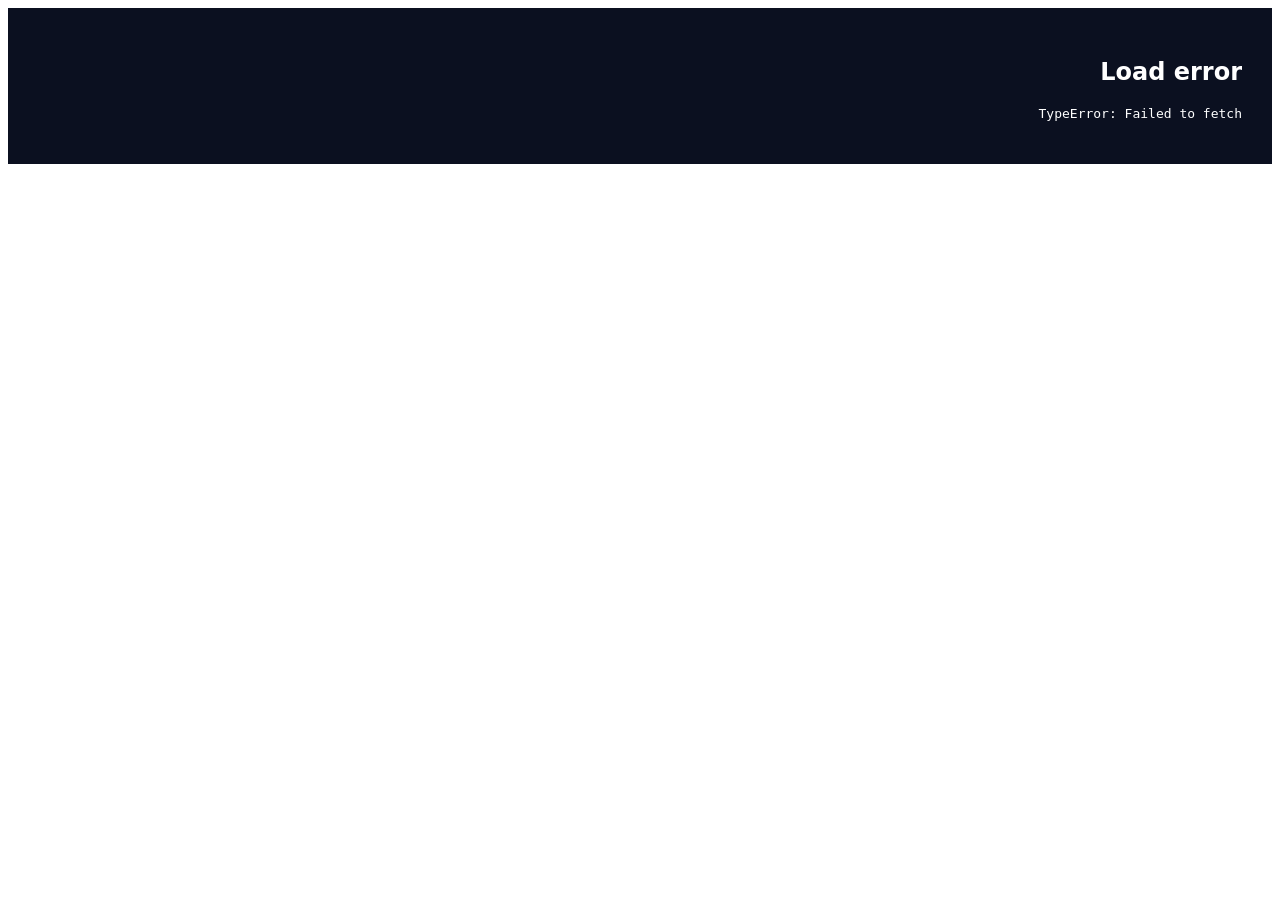
<file: gym-v4/index.html>
<!doctype html><html lang="fa" dir="rtl"><head><meta charset="utf-8"><meta name="viewport" content="width=device-width,initial-scale=1,viewport-fit=cover"><meta name="theme-color" content="#0b1020"><title>Ahmed — 14-Day Hybrid Hypertrophy + Health</title><style id="css"></style></head><body><div class="wrap"><header class="hero"><div style="color:var(--accent);font-weight:900;font-size:.78rem">14-DAY HYBRID HYPERTROPHY + HEALTH</div><h1>برنامه دو‌هفته‌ای تمرین</h1><p>چهارشنبه Day 1 → شنبه Day 2 → دوشنبه Day 3. حرکات اصلی در Week A و B تقریباً ثابت مانده‌اند تا progression قابل اندازه‌گیری باشد.</p><div class="metrics"><div class="metric"><b>3× / week</b><span>تمرین مقاومتی</span></div><div class="metric"><b>1–3 RIR</b><span>اغلب ست‌ها</span></div><div class="metric"><b>6–10 min</b><span>conditioning</span></div><div class="metric"><b>JSON backup</b><span>قابل انتقال بین گوشی‌ها</span></div></div></header><div class="datahub"><div class="hubtop"><div><b>Workout Data</b><div class="tiny">رکوردها براساس خودِ حرکت ذخیره می‌شوند، نه براساس روز یا جلسه.</div></div><div class="hubbuttons"><button class="btn" onclick="exportJSON()">Export JSON</button><button class="btn" onclick="document.getElementById('importFile').click()">Import / Merge JSON</button><input id="importFile" type="file" accept=".json,application/json" class="hidden"></div></div><div id="globalStatus" class="status"></div></div><div class="notice"><b>Cross-device:</b> مرورگر به‌تنهایی نمی‌تواند رکوردها را خودکار بین دو گوشی sync کند. هر بار «Save session + JSON» بزنی، یک JSON کامل دانلود می‌شود. روی گوشی دیگر همان فایل را Import کن؛ رکوردهای قبلی merge می‌شوند و آخرین رکورد هر حرکت فوراً نمایش داده می‌شود.</div><nav id="nav"></nav><section class="panel" style="padding:12px;margin-top:10px"><b>Nutrition baseline — MyFitnessPal</b><div class="coverage" style="margin-top:8px"><div class="cov"><b>3,070 kcal</b><span>TDEE estimate</span></div><div class="cov"><b>3,350 kcal</b><span>slow-gain start</span></div><div class="cov"><b>226 g</b><span>protein</span></div><div class="cov"><b>339 g</b><span>net carbs</span></div><div class="cov"><b>84 g</b><span>fat</span></div><div class="cov"><b>Trend-based</b><span>adjust by weight/waist/performance</span></div></div></section><div id="app"></div><div class="footer">Media priority: MuscleWiki previews/links first; if a MuscleWiki preview or playable clip is unavailable, an inline YouTube fallback is provided. Workout data stays private in your browser/JSON file unless you choose to share it.</div></div><script>Promise.all([fetch('https://raw.githubusercontent.com/ahmedfzl/test/main/gym-v4/style.css'),fetch('https://raw.githubusercontent.com/ahmedfzl/test/main/gym-v4/data.js'),fetch('https://raw.githubusercontent.com/ahmedfzl/test/main/gym-v4/app.js')]).then(async r=>{document.getElementById('css').textContent=await r[0].text();(0,eval)(await r[1].text());(0,eval)(await r[2].text())}).catch(e=>{document.body.innerHTML='<div style="padding:30px;background:#0b1020;color:white;font-family:system-ui"><h2>Load error</h2><pre>'+String(e)+'</pre></div>'})</script></body></html>
</file>
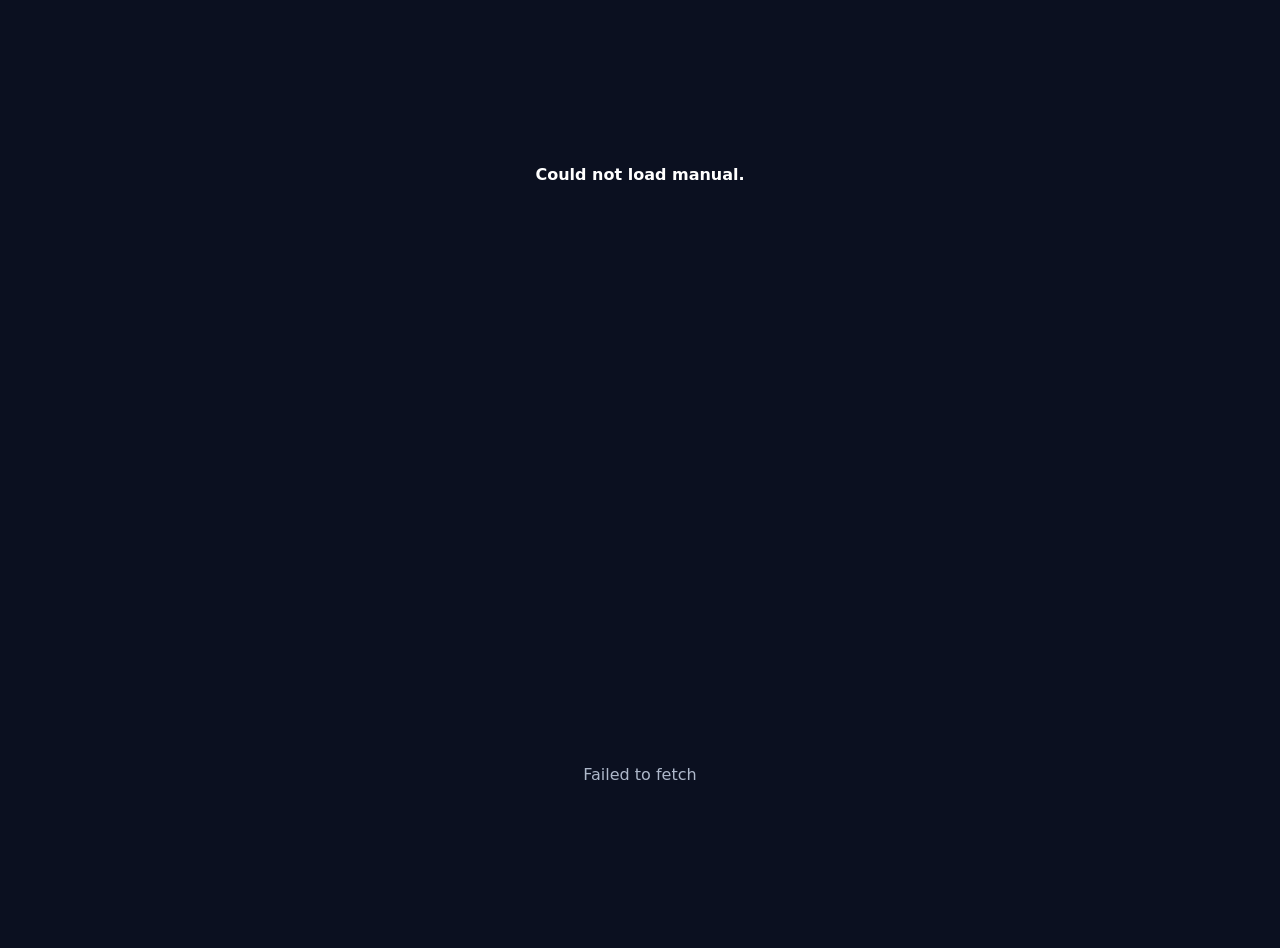
<file: gym-manual-v3.html>
<!doctype html><html><head><meta charset="utf-8"><meta name="viewport" content="width=device-width,initial-scale=1"><title>Ahmed Gym Manual v3</title><style>html,body{margin:0;background:#0b1020;color:#fff;font-family:system-ui,-apple-system,Segoe UI,sans-serif}.loading{min-height:100vh;display:grid;place-items:center;padding:24px;text-align:center}.loading span{color:#aeb8ca}</style></head><body><div class="loading"><div><b>Loading Ahmed’s gym manual…</b><br><span>Wednesday Day 1 → Saturday Day 2 → Monday Day 3</span></div></div><script>
const SOURCE='https://raw.githubusercontent.com/ahmedfzl/test/main/gym-manual.html';
const CSS=`<style>
.mw-direct{display:inline-flex!important;align-items:center;margin-top:6px;padding:6px 9px;border:1px solid #46719b!important;border-radius:9px;background:#142a43!important;color:#cbe7ff!important;text-decoration:none!important;font-size:.72rem!important;font-weight:800!important}.mw-direct.small{padding:4px 7px;font-size:.68rem!important;margin:4px 0 0}.sessionbar{background:linear-gradient(135deg,#11253a,#142033);border:1px solid #315174;border-radius:14px;padding:12px;margin:10px 0 14px}.session-title{font-weight:850}.session-meta{font-size:.77rem;color:#aeb8ca;margin:4px 0 9px}.actions{display:flex;gap:7px;flex-wrap:wrap}.actions button{appearance:none;border:1px solid #42658a;background:#172b43;color:#e9f4ff;padding:9px 11px;border-radius:9px;font-weight:800;cursor:pointer}.actions .primary{background:#174b38;border-color:#2d7a5e;color:#cffff0}.actions .danger{background:#3a2025;border-color:#75404b;color:#ffd3d9}.status{font-size:.76rem;margin-top:8px;color:#8fe0ba;min-height:1.1em}.setlog{margin-top:10px;border-top:1px solid #2b3b54;padding-top:8px}.sethead,.setrow{display:grid;grid-template-columns:52px 1fr 1fr;gap:7px;align-items:start}.sethead{font-size:.65rem;color:#8194ad}.setrow{margin:7px 0}.setnum{font-weight:800;color:#a9bdd6;padding-top:10px}.setcell input{width:100%;background:#0b1220;color:#fff;border:1px solid #32415c;border-radius:9px;padding:9px;font-size:.9rem}.previous{grid-column:2/4;font-size:.7rem;color:#8fa1b7;margin-top:-3px}.previous b{color:#bcd4ef}.history{margin-top:10px}.version{background:#0f1728;border:1px solid #293a55;border-radius:10px;padding:9px;margin:7px 0}.version-title{font-weight:800;font-size:.82rem}.version-date{color:#91a3ba;font-size:.72rem}.version-grid{display:grid;grid-template-columns:1fr 1fr;gap:5px 10px;margin-top:5px;font-size:.73rem;color:#c3cfdf}.version-grid b{color:#fff}.cycle-note{color:#bdd8ff;font-size:.82rem;margin:4px 0 9px}.cycle-note b{color:#fff}.topcycle{padding:10px 2px;color:#b8c3d5;font-size:.82rem}@media(max-width:620px){.version-grid{grid-template-columns:1fr}.sethead,.setrow{grid-template-columns:44px 1fr 1fr}}
</style>`;
const JS=`<script>
(function(){
const STORE='ahmedGymV5';
const MAP={sat:{id:'day1',weekday:'Wednesday',label:'Day 1 · Chest + Lats Priority'},mon:{id:'day2',weekday:'Saturday',label:'Day 2 · Legs + Back Priority'},wed:{id:'day3',weekday:'Monday',label:'Day 3 · Chest + Back Volume'}};
const LIB='https://musclewiki.com/exercises';
function state(){try{return JSON.parse(localStorage.getItem(STORE))||{drafts:{},history:{}}}catch(e){return{drafts:{},history:{}}}}
function put(s){localStorage.setItem(STORE,JSON.stringify(s))}
function key(d,i){return d+':'+i}
function last(d){const h=state().history[d]||[];return h.length?h[h.length-1]:null}
function slug(s){return s.toLowerCase().replace(/&/g,'and').replace(/[^a-z0-9]+/g,'-').replace(/^-|-$/g,'')}
function link(name){const generic=['easy rower or bike','easy bike','specific ramp-up sets','machine chest press ramp-up','light pulldown / assisted pull-up ramp'];return generic.includes(name.toLowerCase())?LIB:'https://musclewiki.com/exercise/'+slug(name)}
function button(name,label='Open in MuscleWiki'){const a=document.createElement('a');a.className='mw-direct';a.target='_blank';a.rel='noopener';a.href=link(name);a.textContent='↗ '+label;return a}
function setStatus(id,msg,bad){const e=document.getElementById('status-'+id);if(e){e.textContent=msg;e.style.color=bad?'#ffb0b0':'#8fe0ba'}}
function historyHTML(dayId,sec){const h=(state().history[dayId]||[]).slice().reverse();if(!h.length)return'<div style="color:#aeb8ca">No saved sessions yet.</div>';const cards=[...sec.querySelectorAll('.ex')];return h.map(v=>{let rows=[];Object.entries(v.exercises||{}).forEach(([k,e])=>{const i=+k.split(':')[1],name=cards[i]?.querySelector('.name a')?.textContent?.replace(/^\\d+\\.\\s*/,'')||e.name||k;rows.push('<div><b>'+name+'</b><br>'+e.sets.map((s,j)=>'S'+(j+1)+' '+(s.w||'—')+'×'+(s.r||'—')).join(' · ')+'</div>')});return'<div class="version"><div class="version-title">Version '+v.version+'</div><div class="version-date">'+new Date(v.savedAt).toLocaleString()+'</div><div class="version-grid">'+rows.join('')+'</div></div>'}).join('')}
function addLinks(root){root.querySelectorAll('.ex').forEach(card=>{if(card.querySelector('.top .mw-direct'))return;const t=card.querySelector('.name a');if(!t)return;const n=t.textContent.replace(/^\\d+\\.\\s*/,'').trim();(card.querySelector('.top>div:last-child')||card.querySelector('.top')).appendChild(button(n));});root.querySelectorAll('.alt').forEach(a=>{if(a.querySelector('.mw-direct'))return;const old=a.querySelector('a');if(old){const b=button(old.textContent.trim(),'MuscleWiki');b.classList.add('small');a.appendChild(b)}});root.querySelectorAll('.mini').forEach(m=>{if(m.querySelector('.mw-direct'))return;const n=m.querySelector('b')?.textContent?.trim();if(n){const b=button(n,link(n)===LIB?'MuscleWiki library':'Open in MuscleWiki');b.classList.add('small');m.appendChild(b)}})}
function makeLogs(sec,cfg){const s=state(),draft=s.drafts[cfg.id]||{},prev=last(cfg.id);[...sec.querySelectorAll('.ex')].forEach((card,i)=>{card.querySelector('.log')?.remove();card.querySelector('.setlog')?.remove();const chip=card.querySelector('.chip.primary')?.textContent||'3';const sets=parseInt(chip.match(/\\d+/)?.[0]||'3',10);const k=key(cfg.id,i),d=draft[k]||{sets:Array.from({length:sets},()=>({w:'',r:''}))},p=prev?.exercises?.[k];const box=document.createElement('div');box.className='setlog';box.innerHTML='<div class="sethead"><span></span><span>WEIGHT (kg)</span><span>REPS</span></div>'+Array.from({length:sets},(_,j)=>{const ds=d.sets[j]||{w:'',r:''},ps=p?.sets?.[j];return'<div class="setrow"><div class="setnum">Set '+(j+1)+'</div><div class="setcell"><input inputmode="decimal" data-day="'+cfg.id+'" data-ex="'+i+'" data-set="'+j+'" data-field="w" value="'+(ds.w||'')+'" placeholder="Weight"></div><div class="setcell"><input inputmode="numeric" data-day="'+cfg.id+'" data-ex="'+i+'" data-set="'+j+'" data-field="r" value="'+(ds.r||'')+'" placeholder="Reps"></div><div class="previous">'+(ps&&(ps.w||ps.r)?'Previous: <b>'+(ps.w||'—')+' kg × '+(ps.r||'—')+'</b>':'Previous: —')+'</div></div>'}).join('');card.querySelector('.body')?.prepend(box)});sec.querySelectorAll('input[data-day]').forEach(inp=>inp.oninput=()=>{const st=state(),d=inp.dataset.day,i=+inp.dataset.ex,j=+inp.dataset.set,f=inp.dataset.field,card=sec.querySelectorAll('.ex')[i],sets=parseInt(card.querySelector('.chip.primary')?.textContent.match(/\\d+/)?.[0]||'3',10),k=key(d,i);st.drafts[d]=st.drafts[d]||{};st.drafts[d][k]=st.drafts[d][k]||{sets:Array.from({length:sets},()=>({w:'',r:''}))};st.drafts[d][k].sets[j][f]=inp.value;put(st)}}
function save(dayId,sec){const st=state(),draft=st.drafts[dayId]||{},cards=[...sec.querySelectorAll('.ex')],exercises={},has=false;cards.forEach((card,i)=>{const sets=parseInt(card.querySelector('.chip.primary')?.textContent.match(/\\d+/)?.[0]||'3',10),k=key(dayId,i),d=draft[k]||{sets:Array.from({length:sets},()=>({w:'',r:''}))},arr=d.sets.map(x=>({w:(x.w||'').trim(),r:(x.r||'').trim()}));if(arr.some(x=>x.w||x.r))has=true;exercises[k]={name:card.querySelector('.name a')?.textContent?.replace(/^\\d+\\.\\s*/,'')||k,sets:arr}});if(!has){setStatus(dayId,'Nothing entered yet.',true);return}st.history[dayId]=st.history[dayId]||[];const version=st.history[dayId].length+1;st.history[dayId].push({version,savedAt:new Date().toISOString(),exercises});st.drafts[dayId]={};put(st);patch();setStatus(dayId,'Saved Version '+version+'. Inputs are blank for the next session.');}
function copy(dayId){const st=state(),p=last(dayId);if(!p){setStatus(dayId,'No previous session yet.',true);return}st.drafts[dayId]={};Object.entries(p.exercises).forEach(([k,e])=>st.drafts[dayId][k]={sets:e.sets.map(x=>({w:x.w||'',r:''}))});put(st);patch();setStatus(dayId,'Previous weights copied. Reps are blank for today.');}
function clear(dayId){const st=state();st.drafts[dayId]={};put(st);patch();setStatus(dayId,'Current unsaved inputs cleared.',true)}
function bar(sec,cfg){sec.querySelector('.sessionbar')?.remove();const h=state().history[cfg.id]||[],p=last(cfg.id),b=document.createElement('div');b.className='sessionbar';b.innerHTML='<div class="session-title">'+cfg.weekday+' session log</div><div class="session-meta">Saved versions: '+h.length+(p?' · Last: Version '+p.version+' · '+new Date(p.savedAt).toLocaleDateString():'')+'</div><div class="actions"><button class="primary">Save as new session</button><button class="copy">Copy previous weights</button><button class="danger">Clear current draft</button></div><div class="status" id="status-'+cfg.id+'"></div><details class="history"><summary>View saved session history</summary>'+historyHTML(cfg.id,sec)+'</details>';const first=sec.querySelector('.box');sec.insertBefore(b,first);b.querySelector('.primary').onclick=()=>save(cfg.id,sec);b.querySelector('.copy').onclick=()=>copy(cfg.id);b.querySelector('.danger').onclick=()=>clear(cfg.id)}
function patch(){const app=document.getElementById('app');if(!app)return;const order=['sat','mon','wed'];order.forEach(old=>{const sec=document.getElementById(old),cfg=MAP[old];if(!sec)return;const h2=sec.querySelector('h2');if(h2)h2.textContent=cfg.weekday;const foc=sec.querySelector('.focus');if(foc)foc.textContent=cfg.label;let cn=sec.querySelector('.cycle-note');if(!cn){cn=document.createElement('div');cn.className='cycle-note';h2?.after(cn)}cn.innerHTML='<b>Cycle:</b> Wednesday Day 1 → Saturday Day 2 → Monday Day 3 → repeat';addLinks(sec);makeLogs(sec,cfg);bar(sec,cfg)});const nav=document.querySelector('nav');if(nav)nav.innerHTML='<a href="#sat">Wed · Day 1</a><a href="#mon">Sat · Day 2</a><a href="#wed">Mon · Day 3</a><a href="#rules">Rules</a>';const hp=document.querySelector('.hero p');if(hp)hp.innerHTML='Recurring cycle based on the session you already started: <b>Wednesday Day 1 → Saturday Day 2 → Monday Day 3 → repeat.</b>';const stats=document.querySelector('.stats');if(stats)stats.firstElementChild.innerHTML='<b>Wed · Sat · Mon</b><small>training cycle</small>';let top=document.querySelector('.topcycle');if(!top){top=document.createElement('div');top.className='topcycle';nav?.after(top)}top.innerHTML='Finish the workout, enter each set, then press <b>Save as new session</b>. It stores a dated Version and clears today’s inputs. Next time, each set shows your previous weight/reps and History keeps every older version.'}
window.addEventListener('load',()=>setTimeout(patch,50));setTimeout(patch,900);
})();
<\/script>`;
fetch(SOURCE,{cache:'no-store'}).then(r=>r.text()).then(html=>{html=html.replace('</head>',CSS+'</head>').replace('</body>',JS+'</body>');document.open();document.write(html);document.close()}).catch(e=>document.body.innerHTML='<div class="loading"><b>Could not load manual.</b><br><span>'+e.message+'</span></div>');
</script></body></html>
</file>
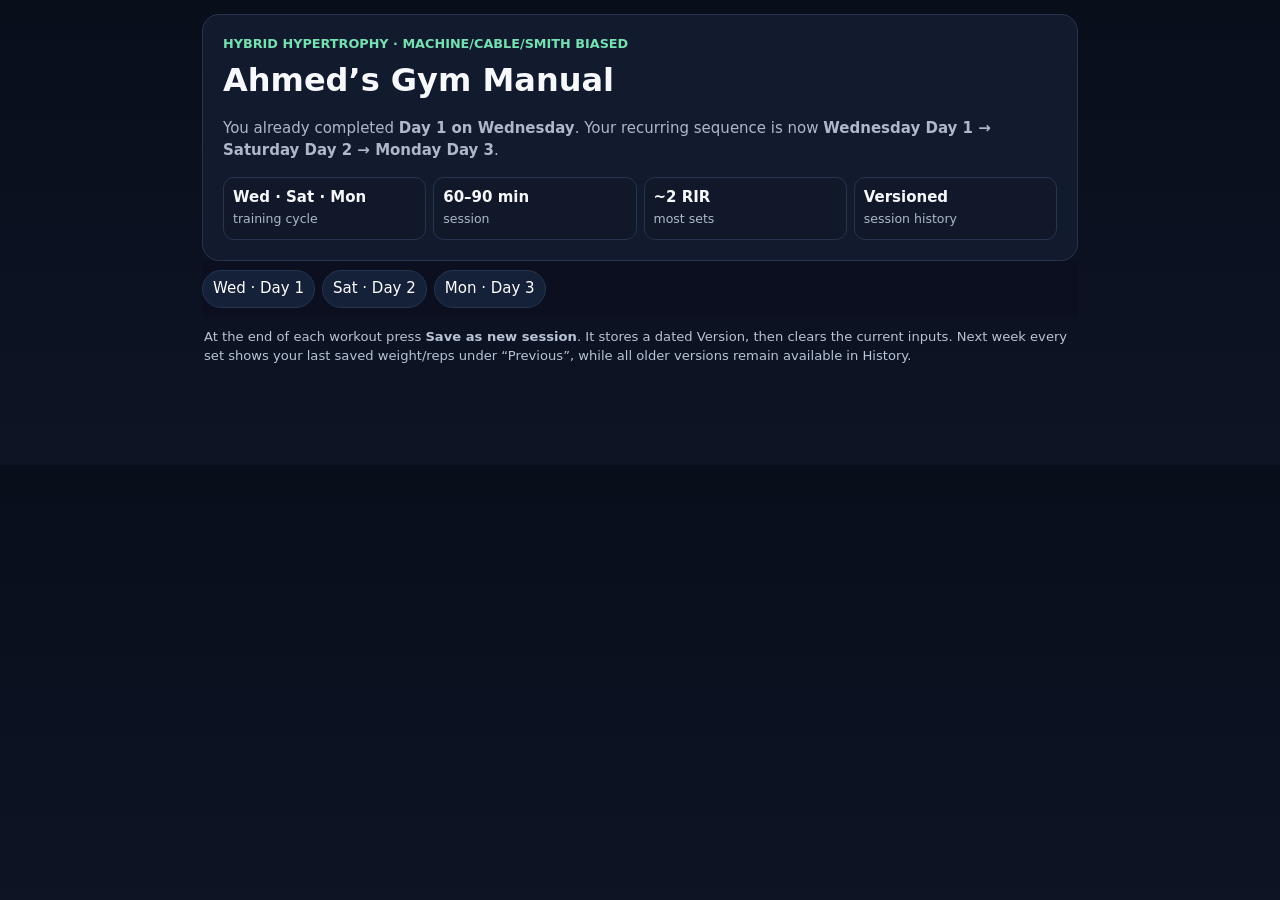
<file: gym-manual-v4.html>
<!doctype html><html lang="en"><head><meta charset="utf-8"><meta name="viewport" content="width=device-width,initial-scale=1,viewport-fit=cover"><meta name="theme-color" content="#0b1020"><title>Ahmed Gym Manual</title><style>:root{--p:#121a2d;--l:#26344e;--t:#f6f8fc;--m:#aeb8ca;--g:#75e0b1;--b:#7db9ff;--y:#ffd889}*{box-sizing:border-box}html{scroll-behavior:smooth}body{margin:0;background:linear-gradient(#090e1b,#0d1424);color:var(--t);font:15px/1.45 system-ui,-apple-system,Segoe UI,sans-serif}.wrap{max-width:900px;margin:auto;padding:14px 12px 90px}.hero,.box,.ex,.session{background:var(--p);border:1px solid var(--l);border-radius:17px}.hero{padding:20px}.hero h1{margin:.2rem 0;font-size:2rem}.hero p,.muted{color:var(--m)}.stats{display:grid;grid-template-columns:repeat(4,1fr);gap:7px;margin-top:12px}.stat{background:#10182a;border:1px solid var(--l);padding:9px;border-radius:11px}.stat b{display:block}.stat small{color:var(--m)}nav{position:sticky;top:0;z-index:4;padding:9px 0;background:#0b1020ee;display:flex;gap:7px;overflow:auto}nav a{white-space:nowrap;color:#fff;text-decoration:none;background:#152139;border:1px solid var(--l);padding:7px 10px;border-radius:999px}section{scroll-margin-top:65px;margin-top:22px}h2{margin:0 0 8px}.focus{color:var(--g);font-size:.8rem;font-weight:800;text-transform:uppercase}.cycle{color:#bdd8ff;font-size:.82rem;margin:3px 0 10px}.box{padding:13px;margin:9px 0}.box h3{margin:0 0 8px;color:var(--b)}.mini{padding:8px 0;border-bottom:1px dashed #30405c}.mini:last-child{border:0}.mini b{display:block}.dose{color:var(--b);font-size:.82rem;font-weight:700}.mini p{margin:2px 0;color:var(--m);font-size:.84rem}.mw{display:inline-flex;margin-top:5px;padding:5px 8px;border:1px solid #46719b;border-radius:8px;background:#142a43;color:#cbe7ff;text-decoration:none;font-size:.7rem;font-weight:800}.ex{overflow:hidden;margin:10px 0}.top{display:flex;gap:9px;padding:12px;align-items:flex-start}.done{width:23px;height:23px;accent-color:#65d8a7}.name{font-size:1.04rem;font-weight:800}.chips{display:flex;gap:5px;flex-wrap:wrap;margin-top:6px}.chip{font-size:.72rem;background:#1d2b45;border:1px solid #304361;padding:3px 7px;border-radius:999px}.chip.primary{background:#16382c;color:#aef1d5}.demo{display:grid;grid-template-columns:1fr 1fr;background:#090f1a}.demo img{width:100%;height:220px;object-fit:cover;background:#0d1424}.body{padding:11px 12px}.body strong{color:var(--y)}details{border-top:1px dashed #30405c;padding-top:8px;margin-top:10px}summary{cursor:pointer;font-weight:700;color:#c9d7ea}.alt{padding:7px 0}.setlog{margin-top:10px;border-top:1px solid #2b3b54;padding-top:8px}.sethead,.setrow{display:grid;grid-template-columns:52px 1fr 1fr;gap:7px}.sethead{font-size:.65rem;color:#8194ad}.setrow{margin:7px 0}.setnum{font-weight:800;color:#a9bdd6;padding-top:10px}.setrow input{width:100%;background:#0b1220;color:#fff;border:1px solid #32415c;border-radius:9px;padding:9px;font-size:.9rem}.prev{grid-column:2/4;font-size:.7rem;color:#8fa1b7;margin-top:-3px}.prev b{color:#bcd4ef}.session{padding:12px;margin:10px 0 14px;background:linear-gradient(135deg,#11253a,#142033)}.stitle{font-weight:850}.smeta{font-size:.77rem;color:#aeb8ca;margin:4px 0 9px}.actions{display:flex;gap:7px;flex-wrap:wrap}.actions button{appearance:none;border:1px solid #42658a;background:#172b43;color:#e9f4ff;padding:9px 11px;border-radius:9px;font-weight:800}.actions .save{background:#174b38;border-color:#2d7a5e;color:#cffff0}.actions .clear{background:#3a2025;border-color:#75404b;color:#ffd3d9}.version{background:#0f1728;border:1px solid #293a55;border-radius:10px;padding:9px;margin:7px 0}.vtitle{font-weight:800}.vdate{font-size:.72rem;color:#91a3ba}.vgrid{display:grid;grid-template-columns:1fr 1fr;gap:5px 10px;margin-top:5px;font-size:.73rem;color:#c3cfdf}.vgrid b{color:#fff}.fin{background:linear-gradient(135deg,#251f15,#151b29);border-color:#4c422b}.fin h3{color:var(--y)}.note{font-size:.82rem;color:#b8c3d5;padding:10px 2px}@media(max-width:620px){.stats{grid-template-columns:1fr 1fr}.demo{grid-template-columns:1fr}.demo img{height:230px}.vgrid{grid-template-columns:1fr}.sethead,.setrow{grid-template-columns:44px 1fr 1fr}}</style></head><body><main class="wrap"><header class="hero"><div class="focus">Hybrid hypertrophy · machine/cable/Smith biased</div><h1>Ahmed’s Gym Manual</h1><p>You already completed <b>Day 1 on Wednesday</b>. Your recurring sequence is now <b>Wednesday Day 1 → Saturday Day 2 → Monday Day 3</b>.</p><div class="stats"><div class="stat"><b>Wed · Sat · Mon</b><small>training cycle</small></div><div class="stat"><b>60–90 min</b><small>session</small></div><div class="stat"><b>~2 RIR</b><small>most sets</small></div><div class="stat"><b>Versioned</b><small>session history</small></div></div></header><nav><a href="#day1">Wed · Day 1</a><a href="#day2">Sat · Day 2</a><a href="#day3">Mon · Day 3</a></nav><div class="note">At the end of each workout press <b>Save as new session</b>. It stores a dated Version, then clears the current inputs. Next week every set shows your last saved weight/reps under “Previous”, while all older versions remain available in History.</div><div id="app"></div></main><script src="https://raw.githubusercontent.com/ahmedfzl/test/main/gym-v4-data.js"></script><script src="https://raw.githubusercontent.com/ahmedfzl/test/main/gym-v4-app.js"></script></body></html>
</file>
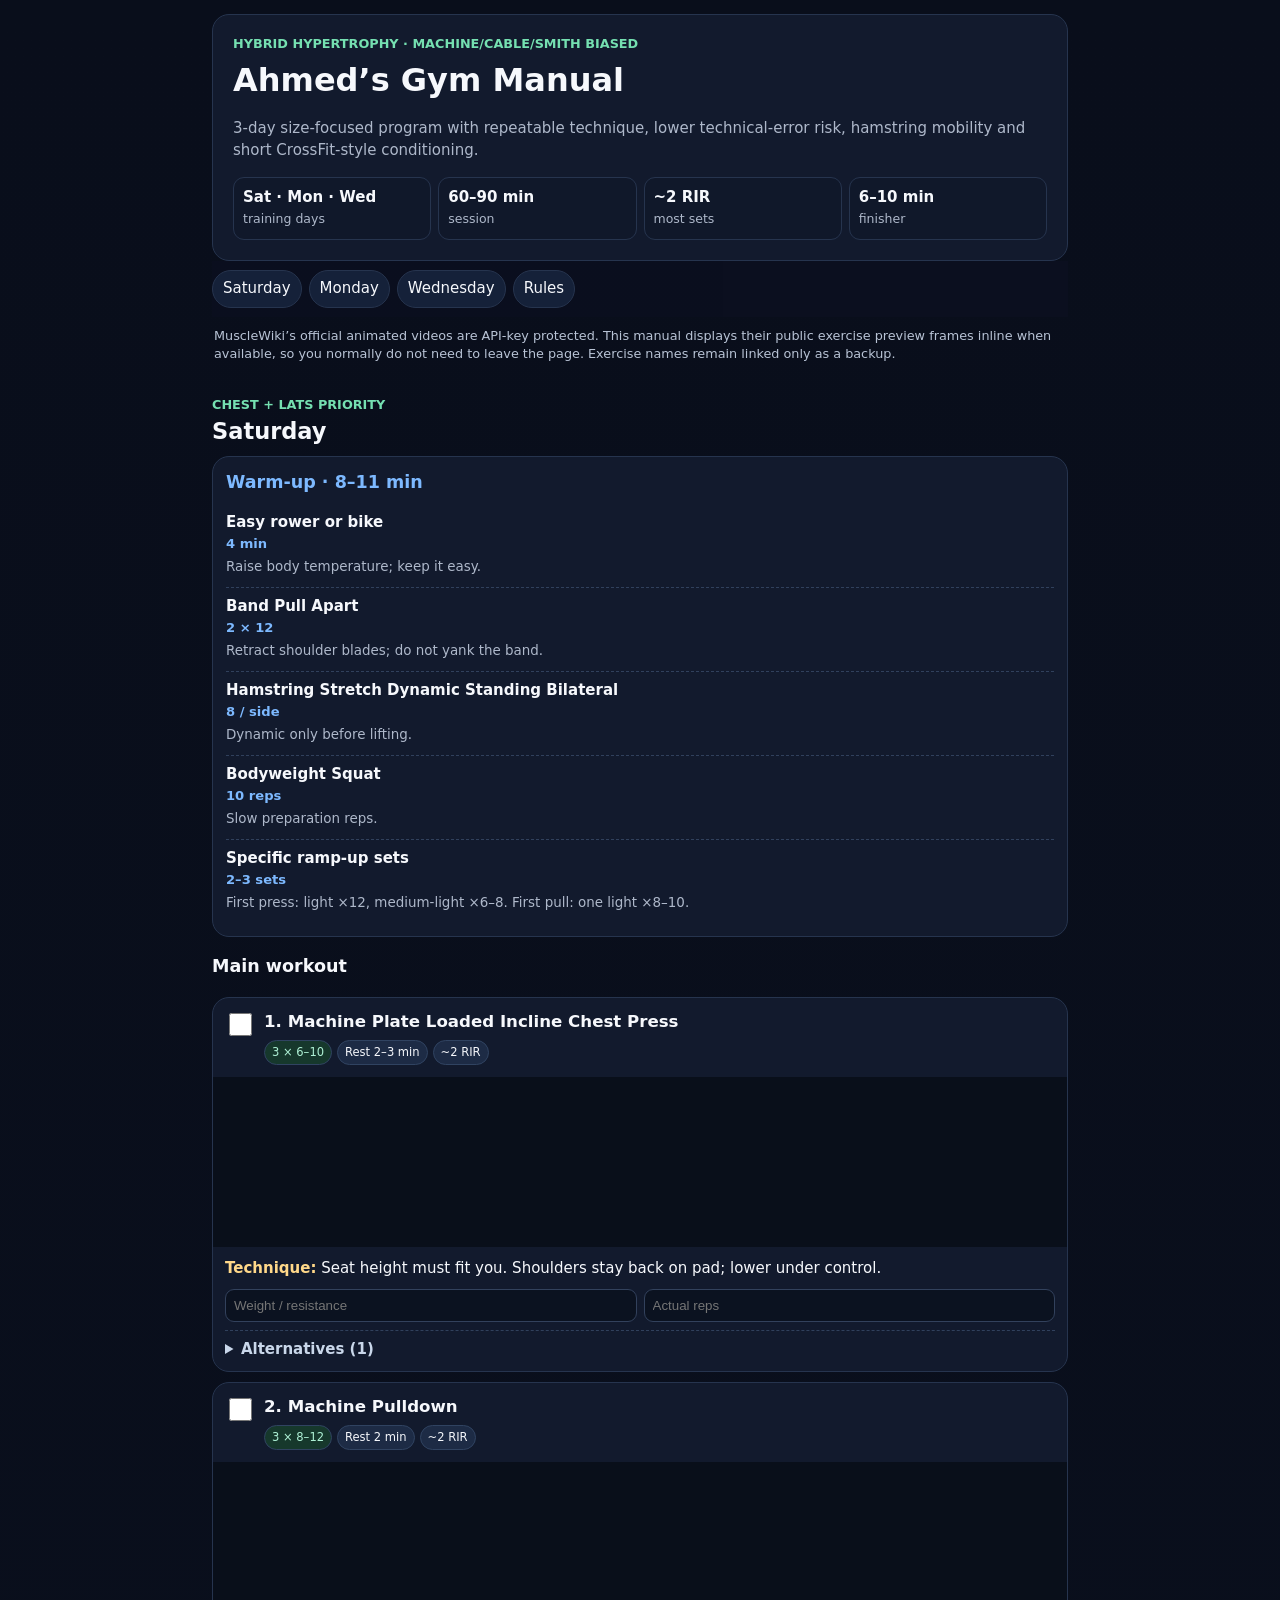
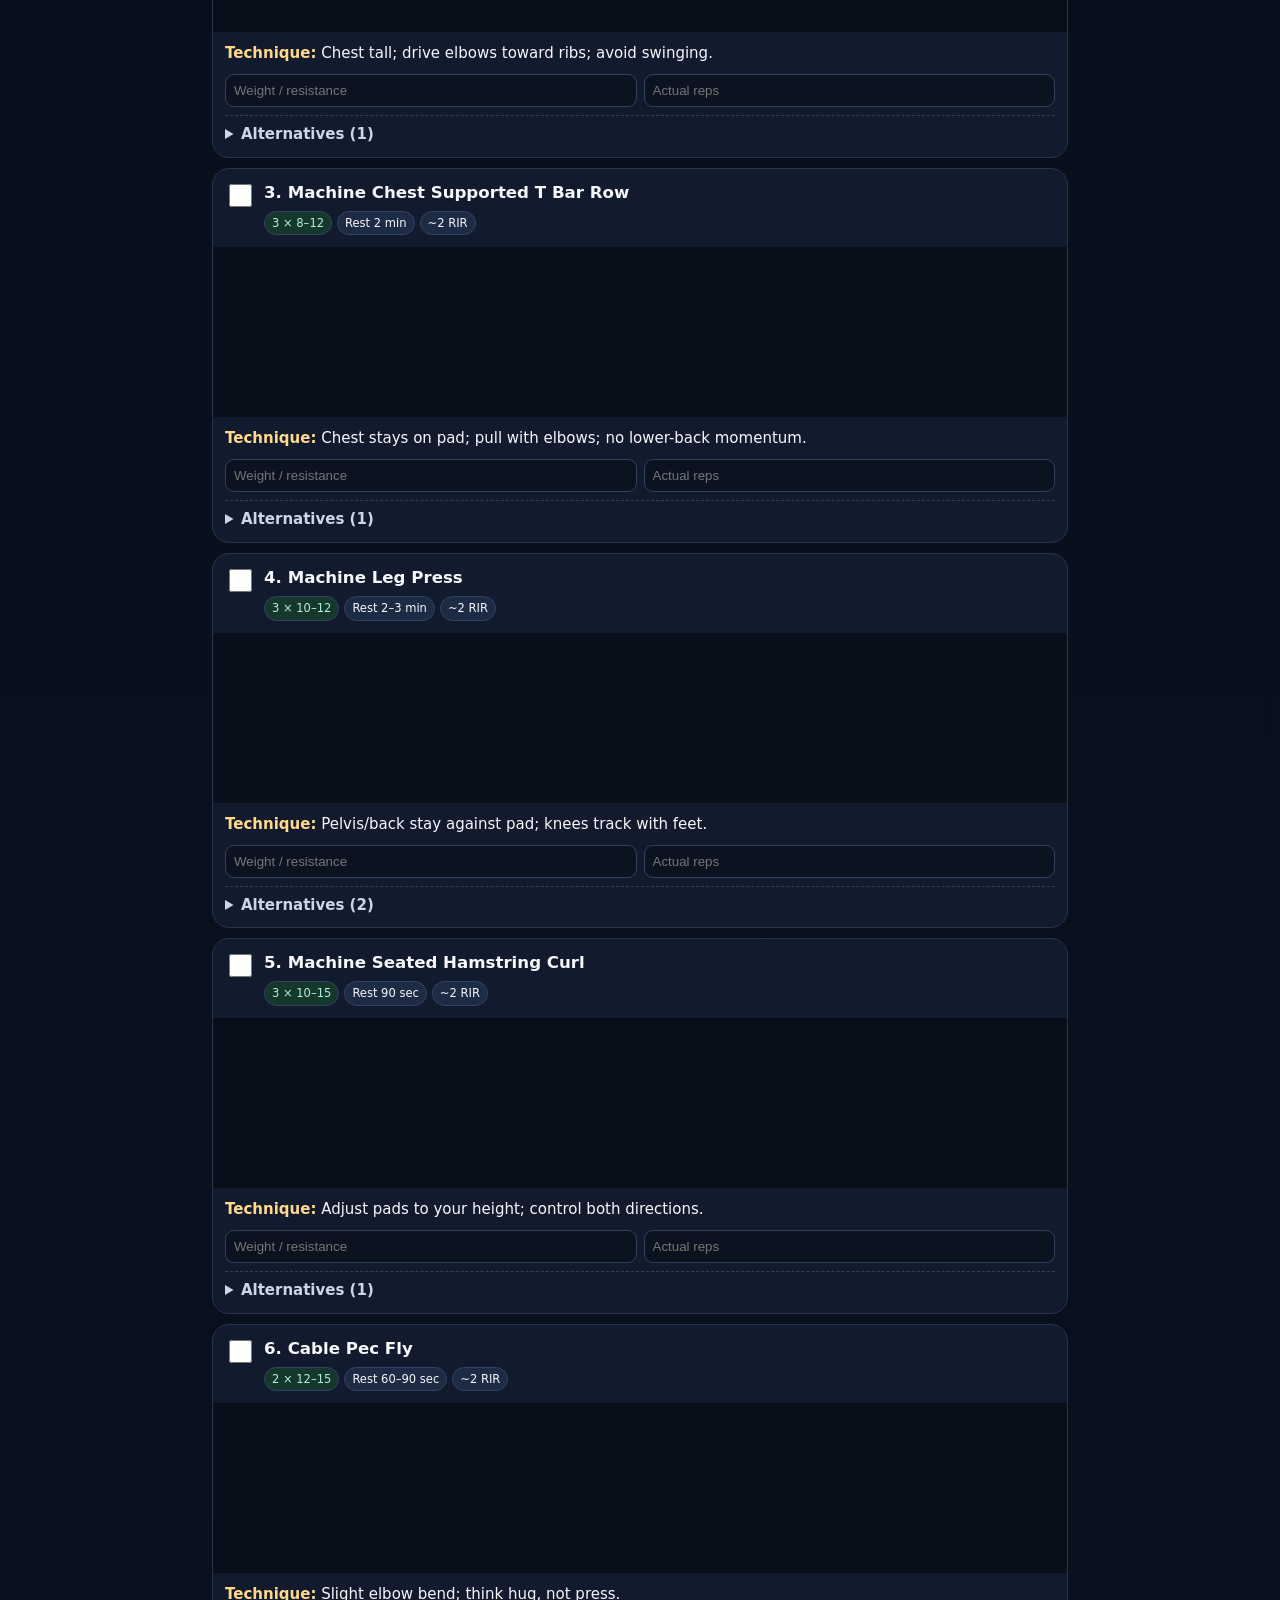
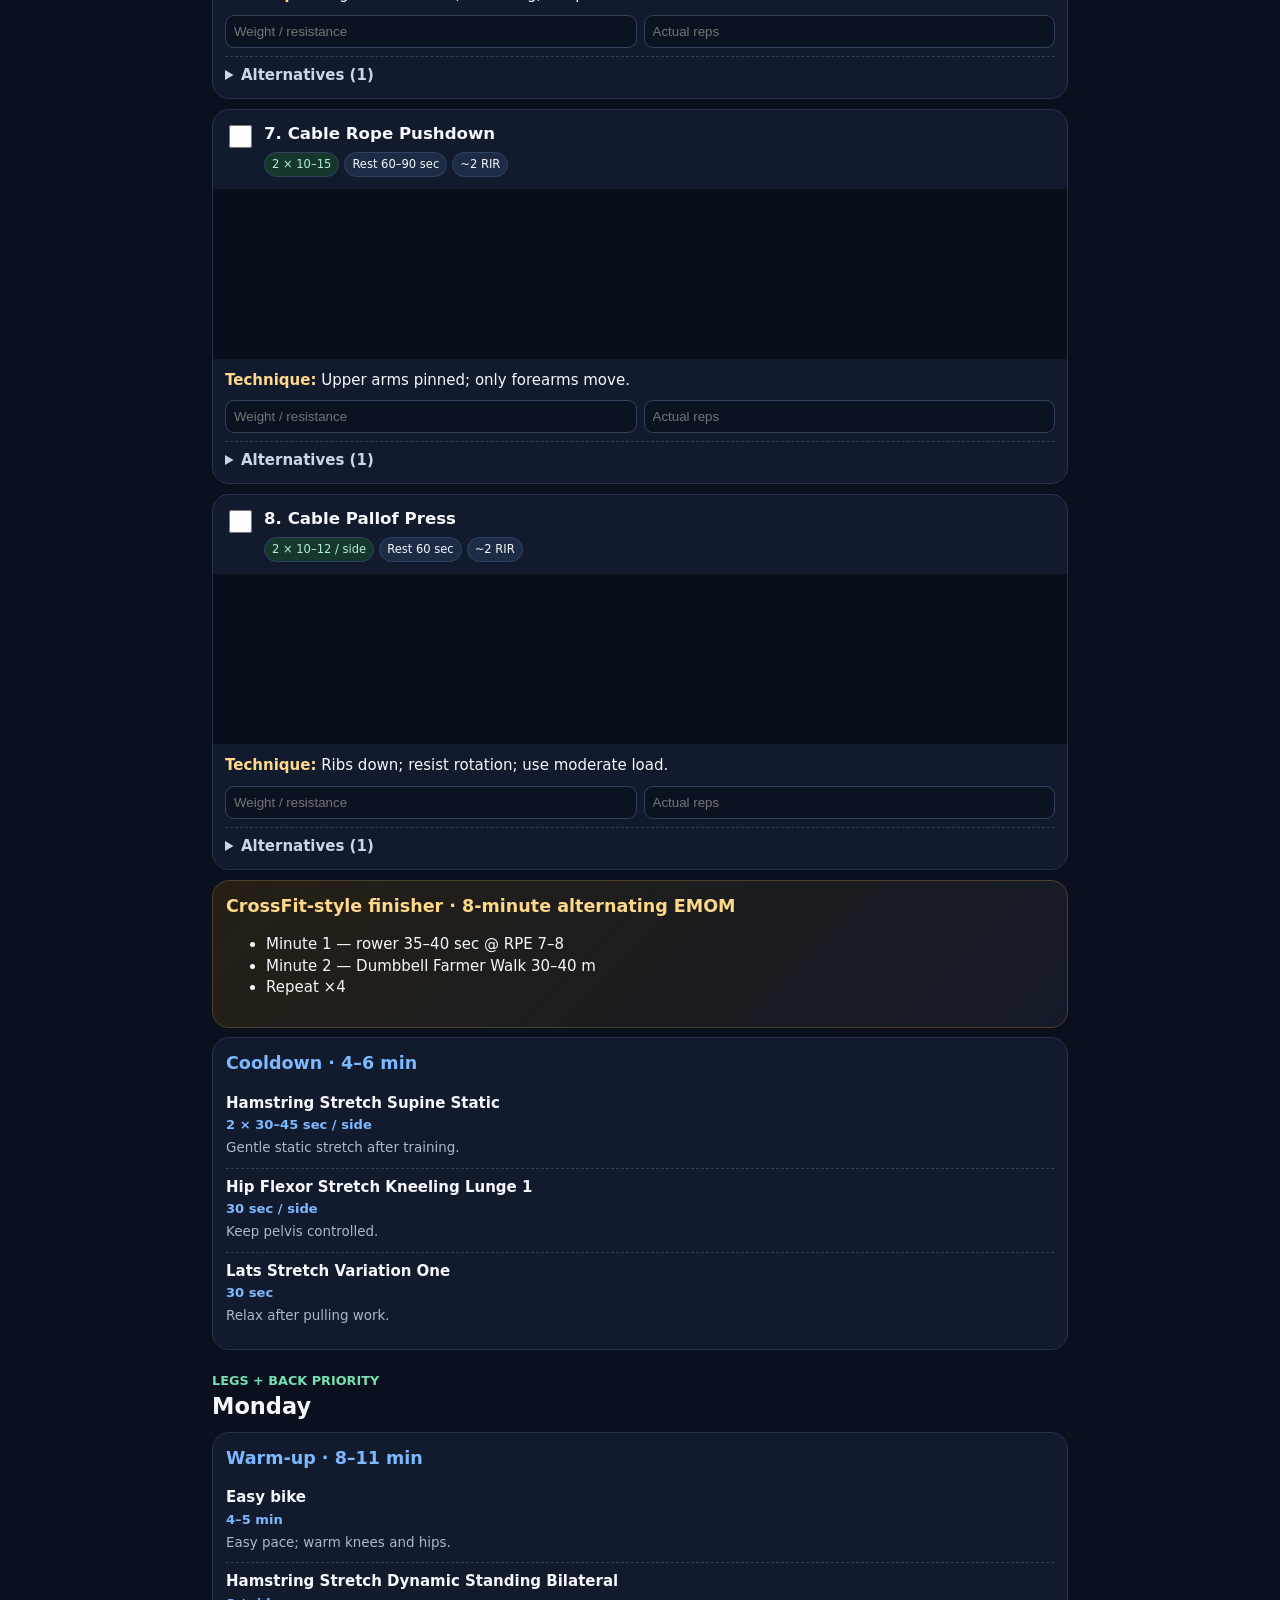
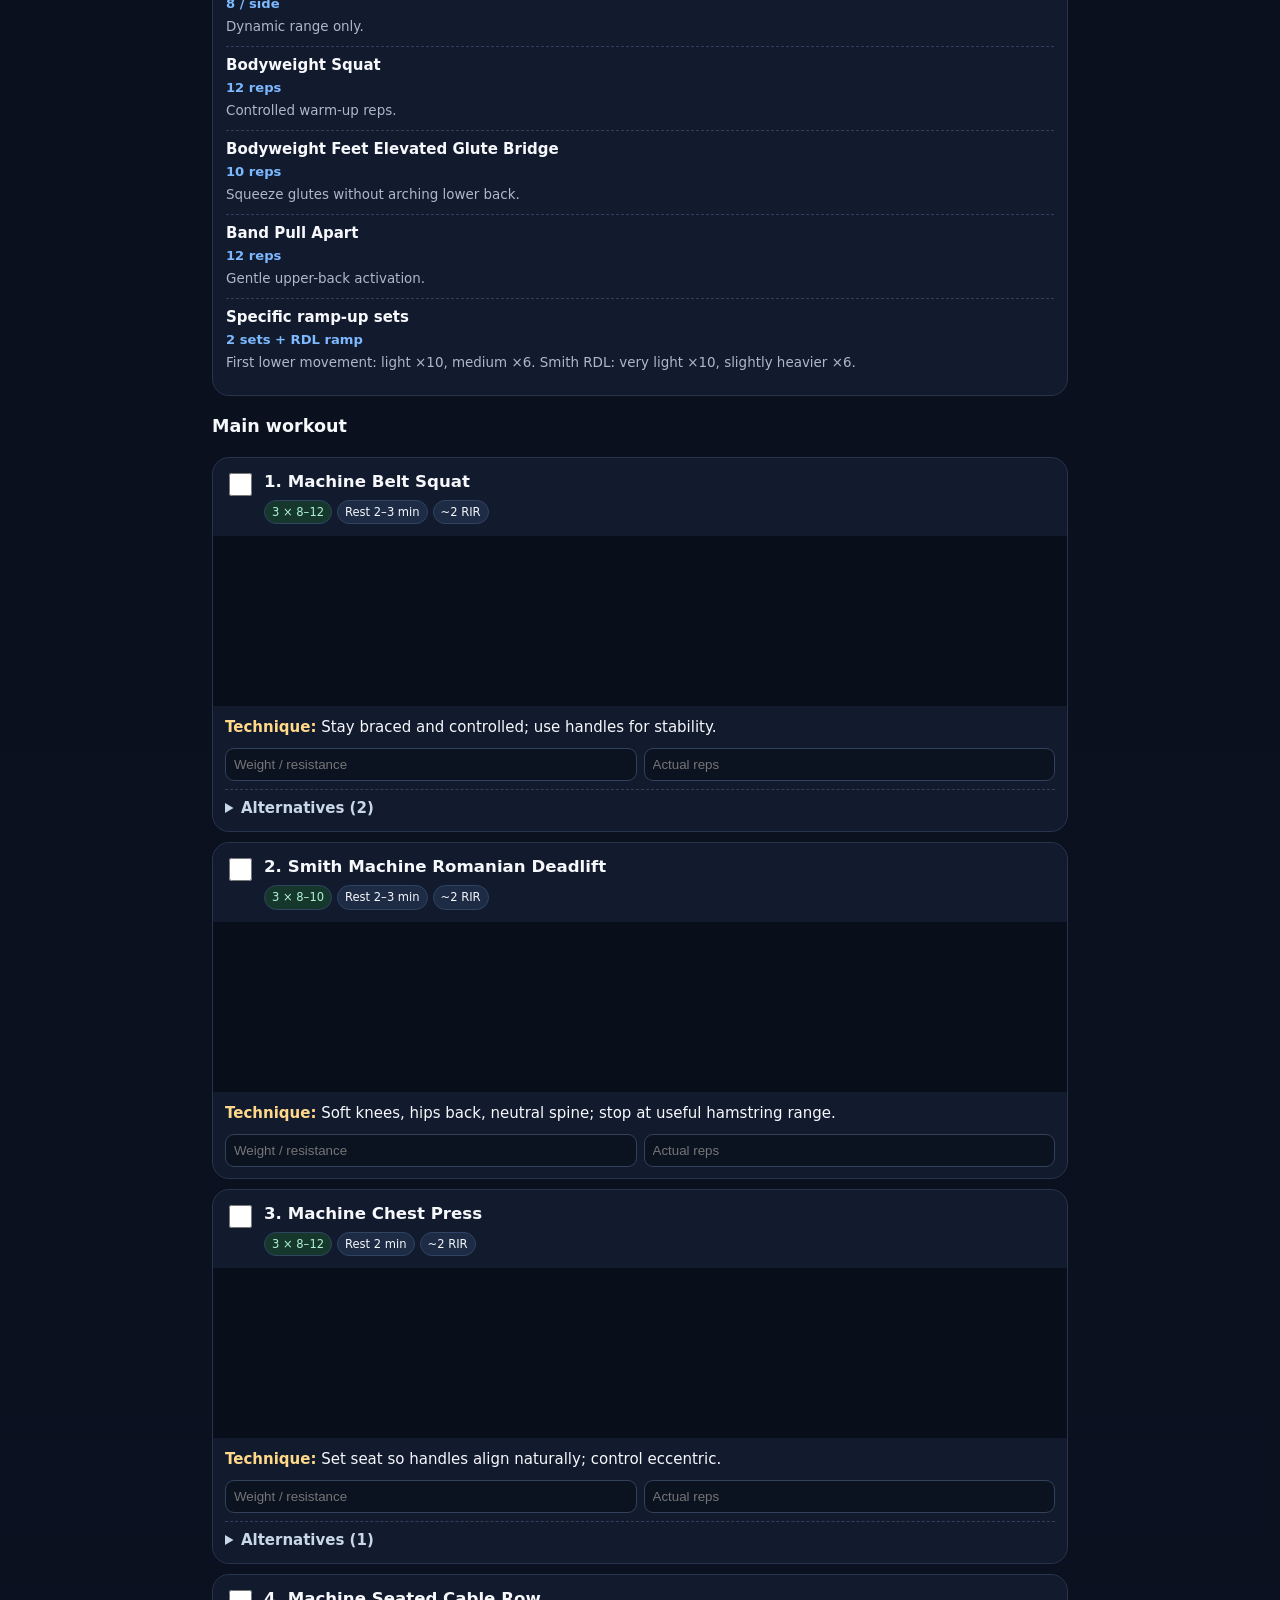
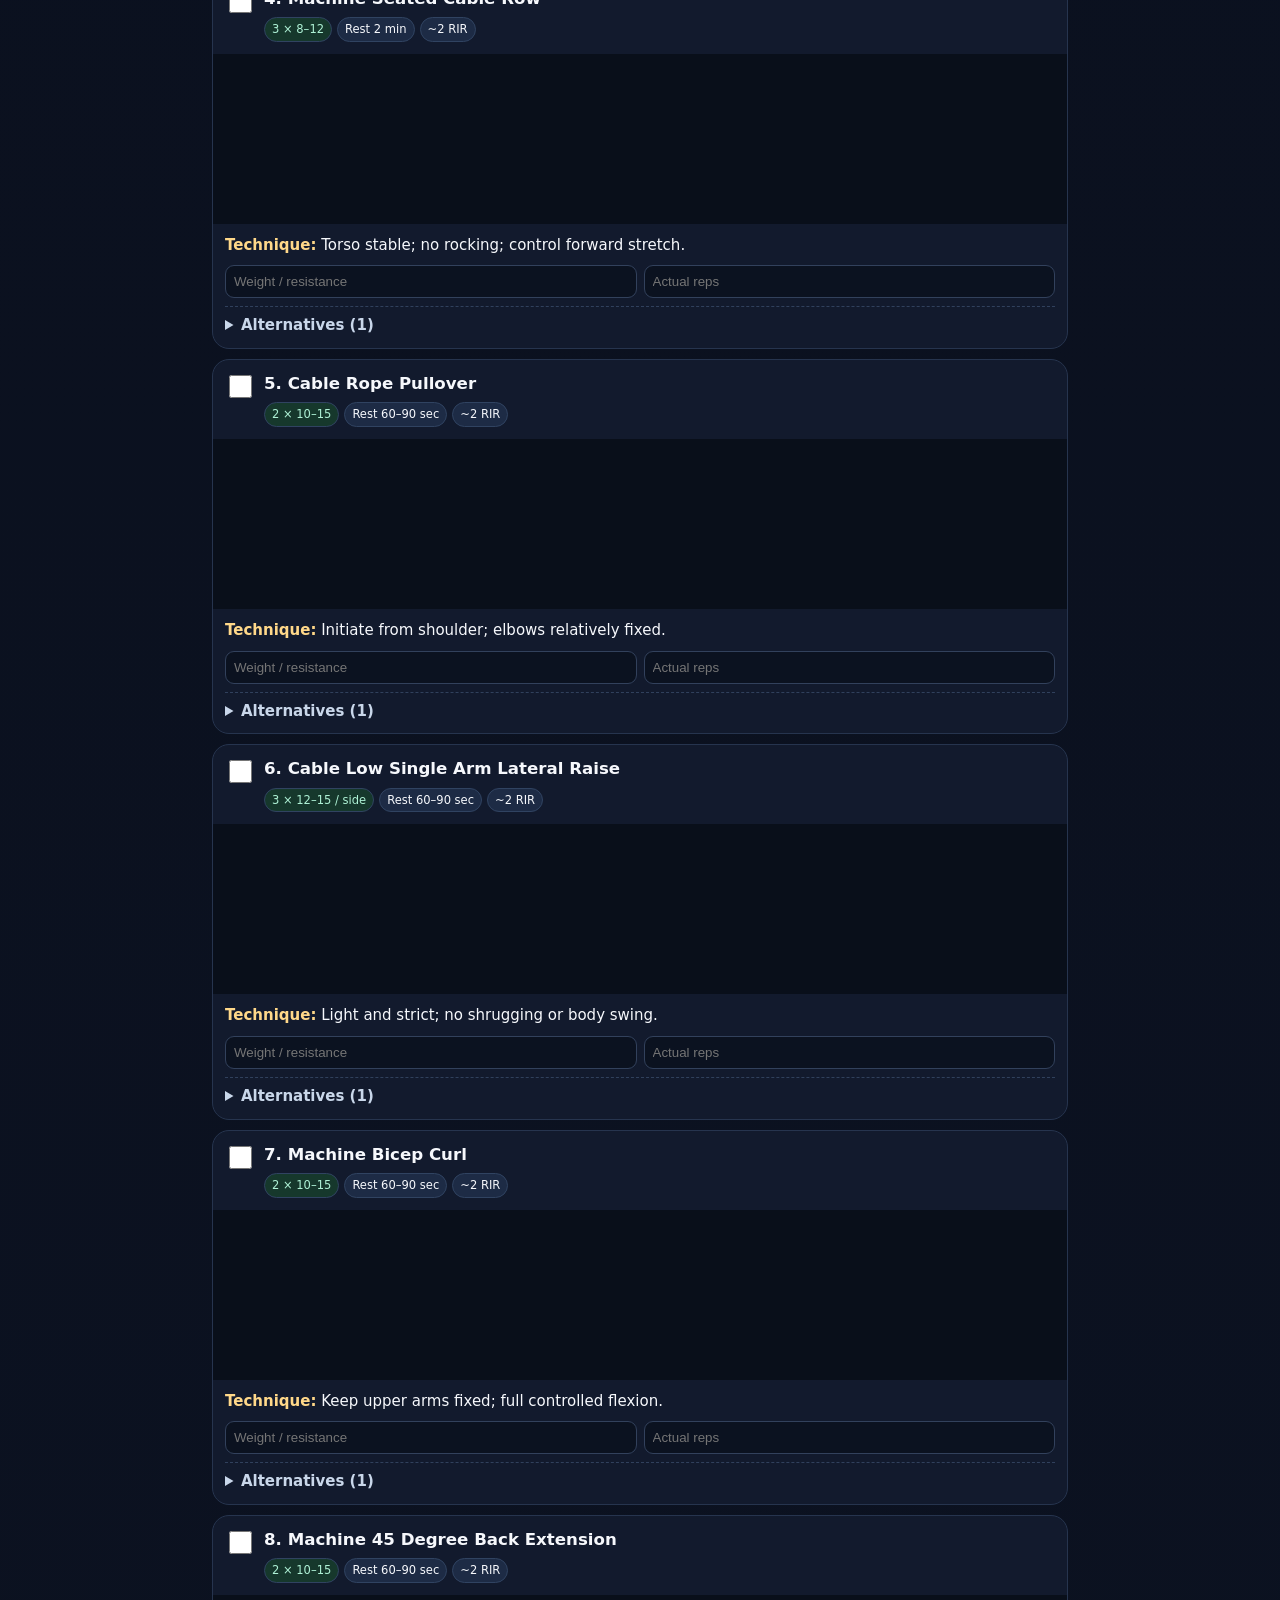
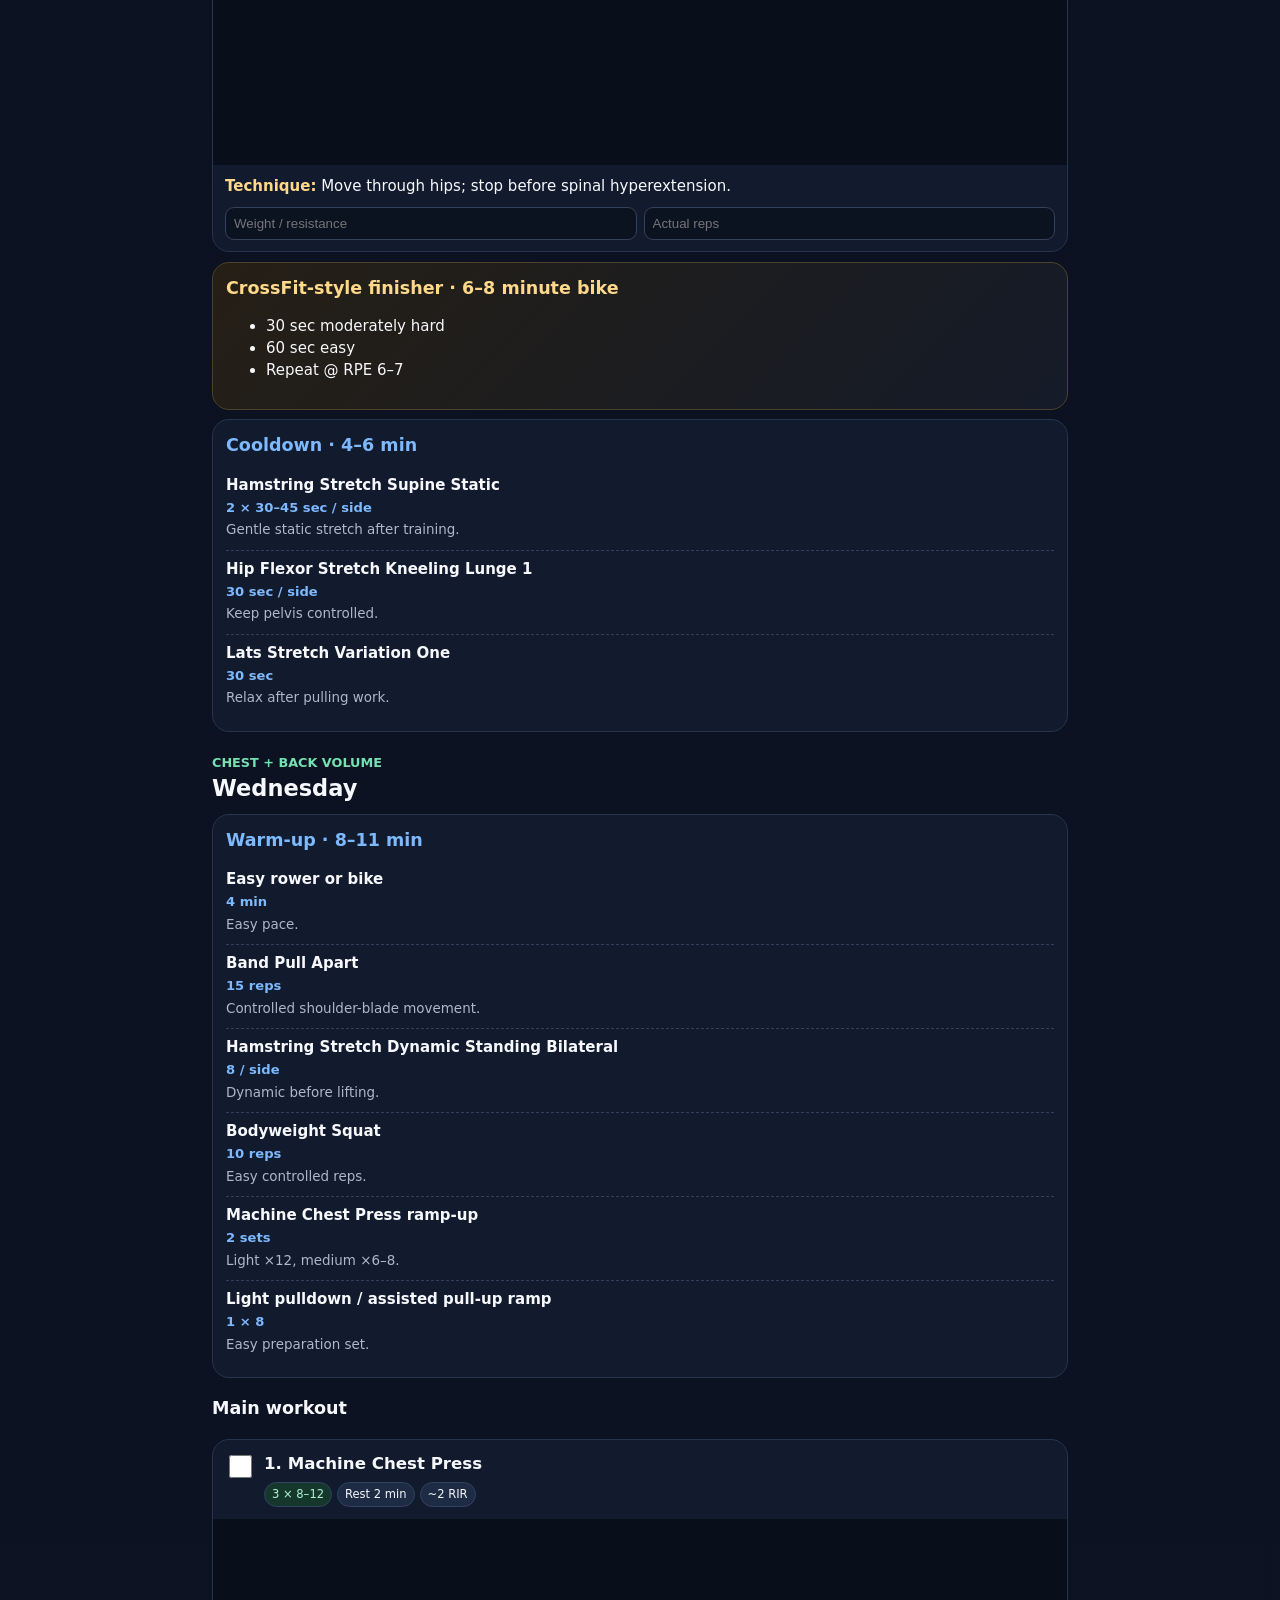
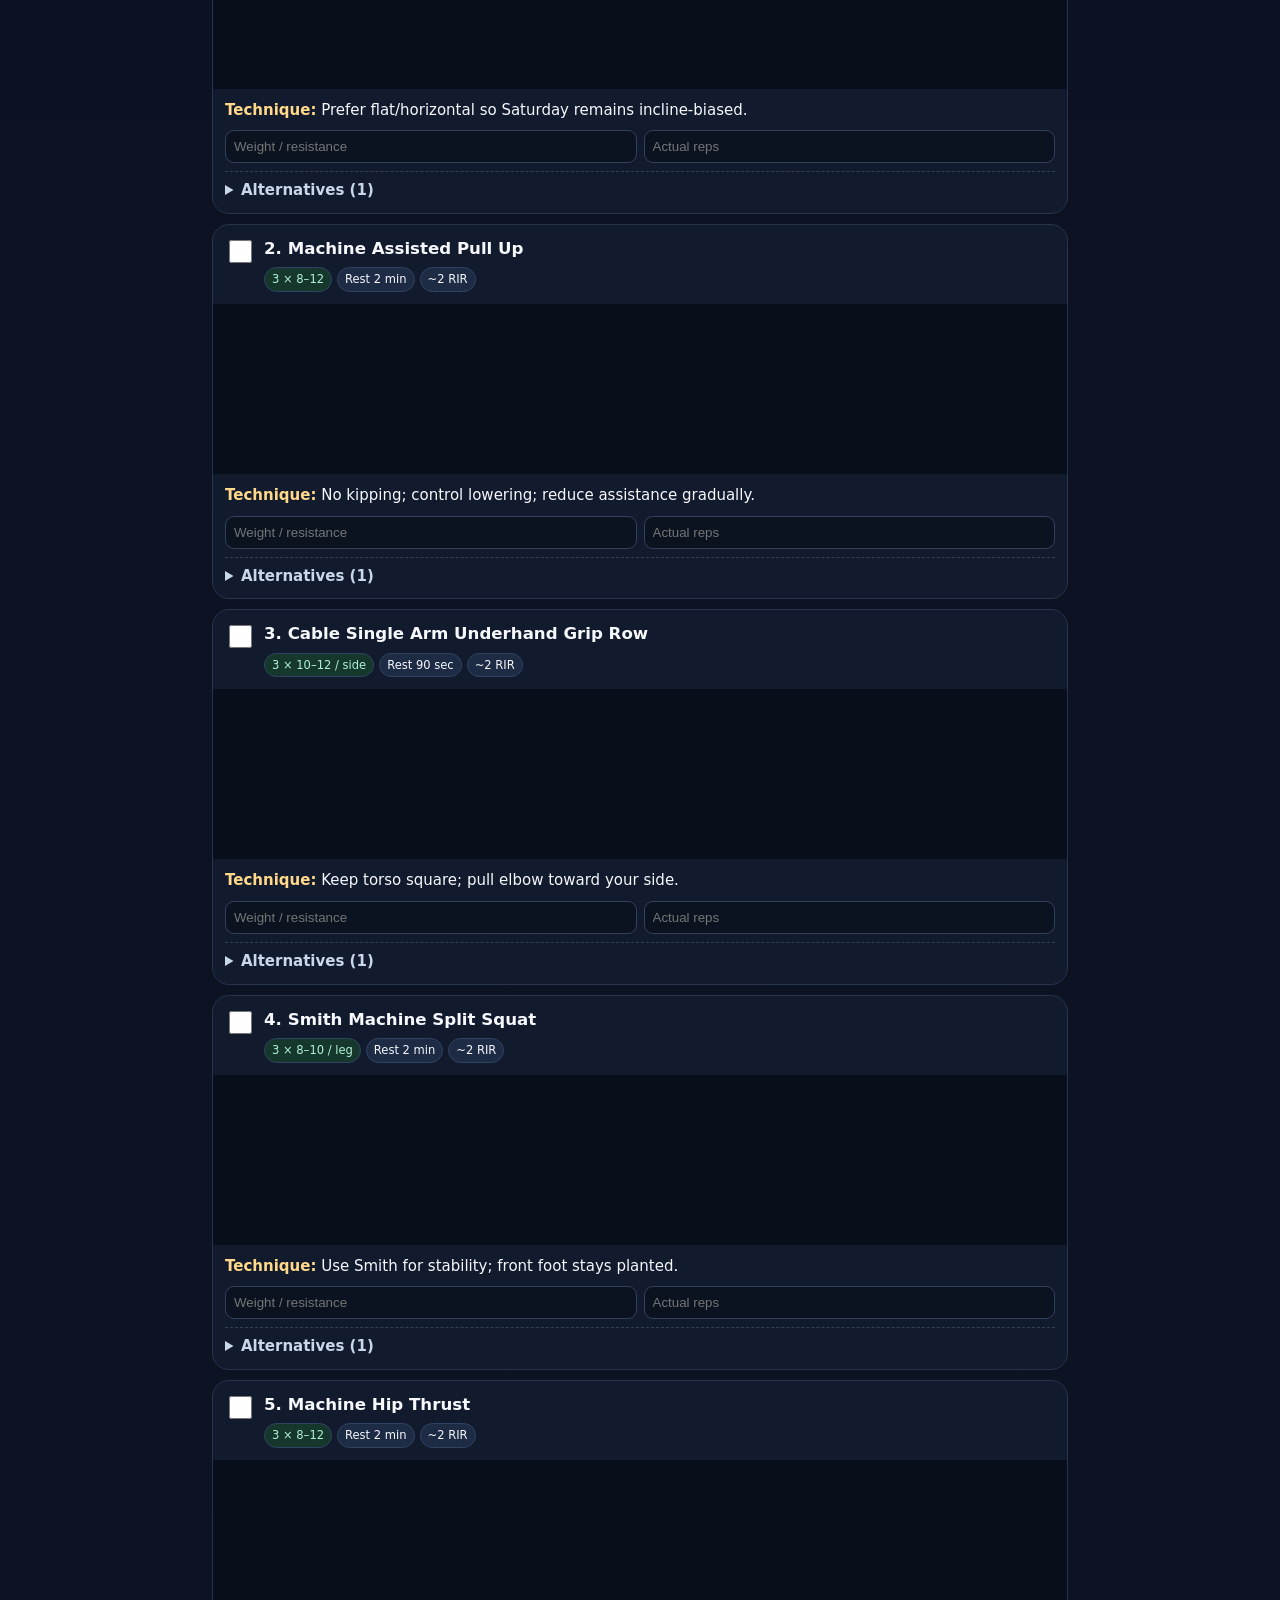
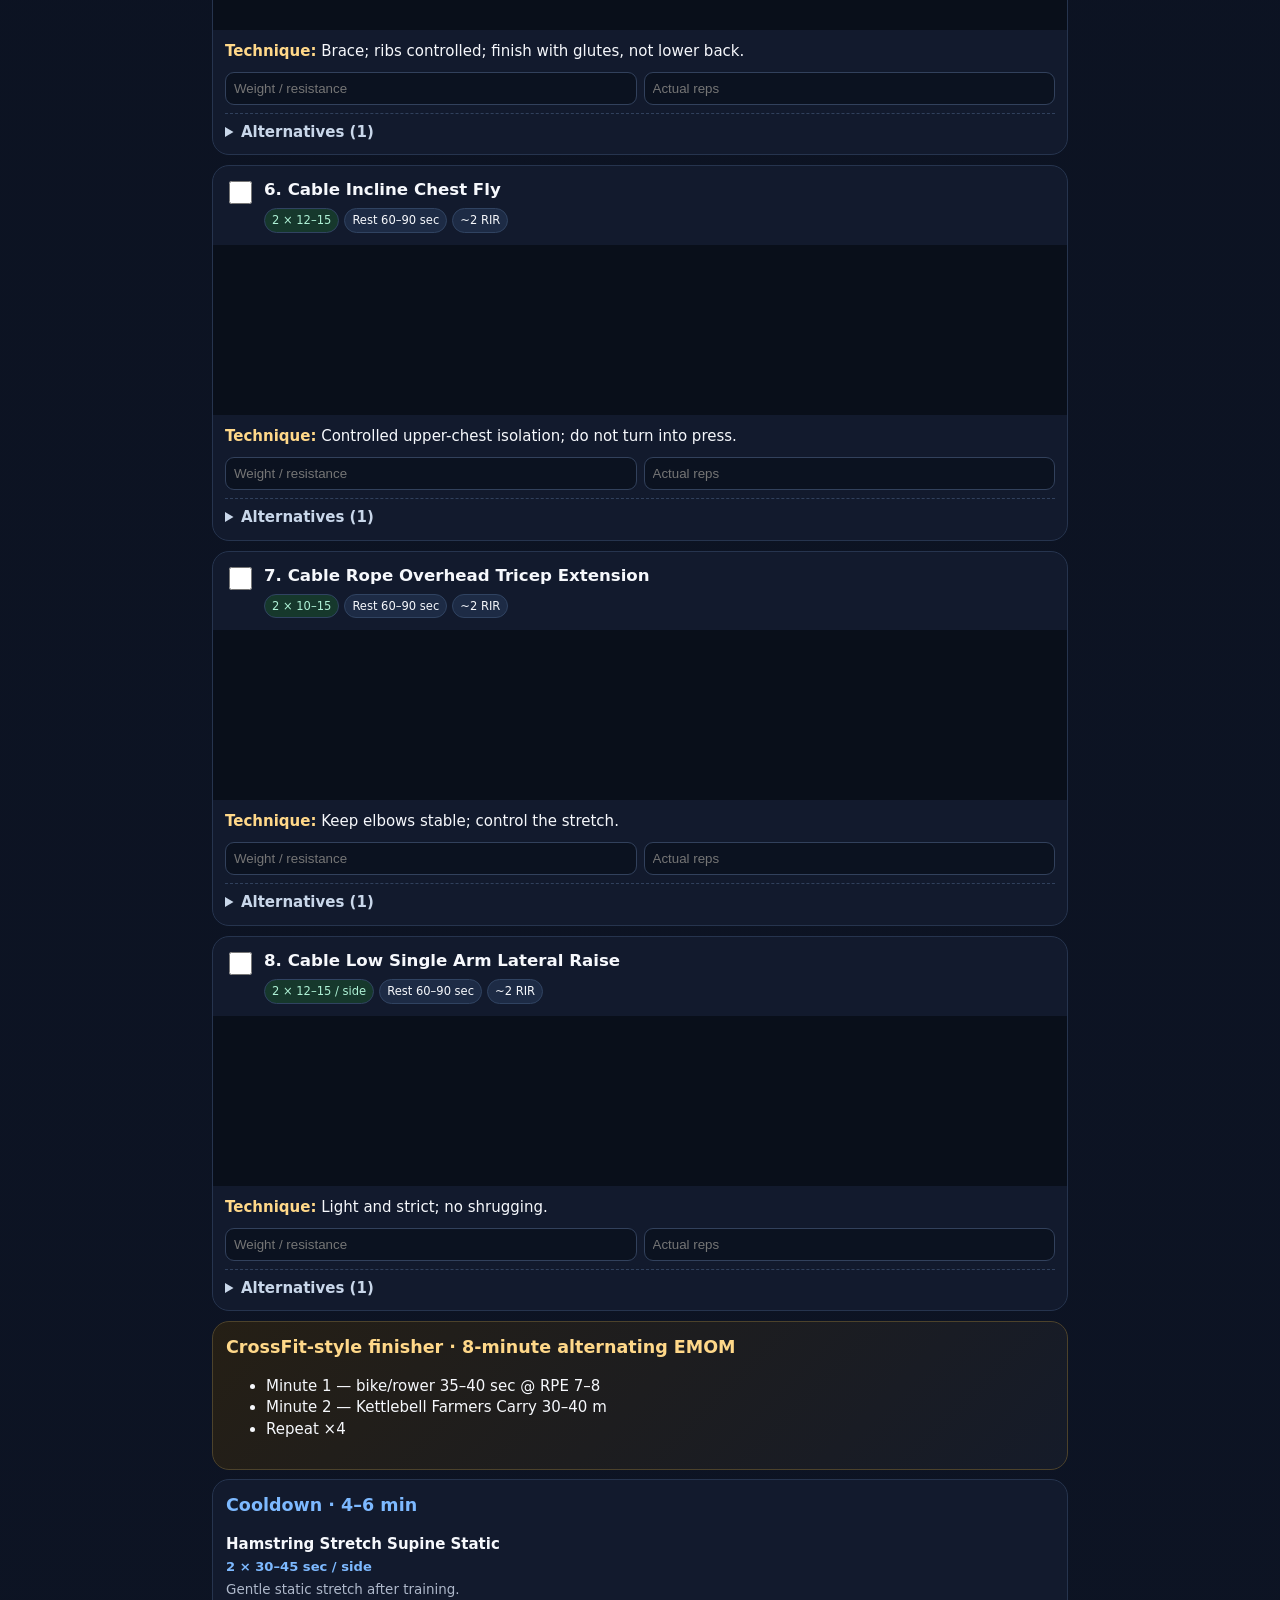
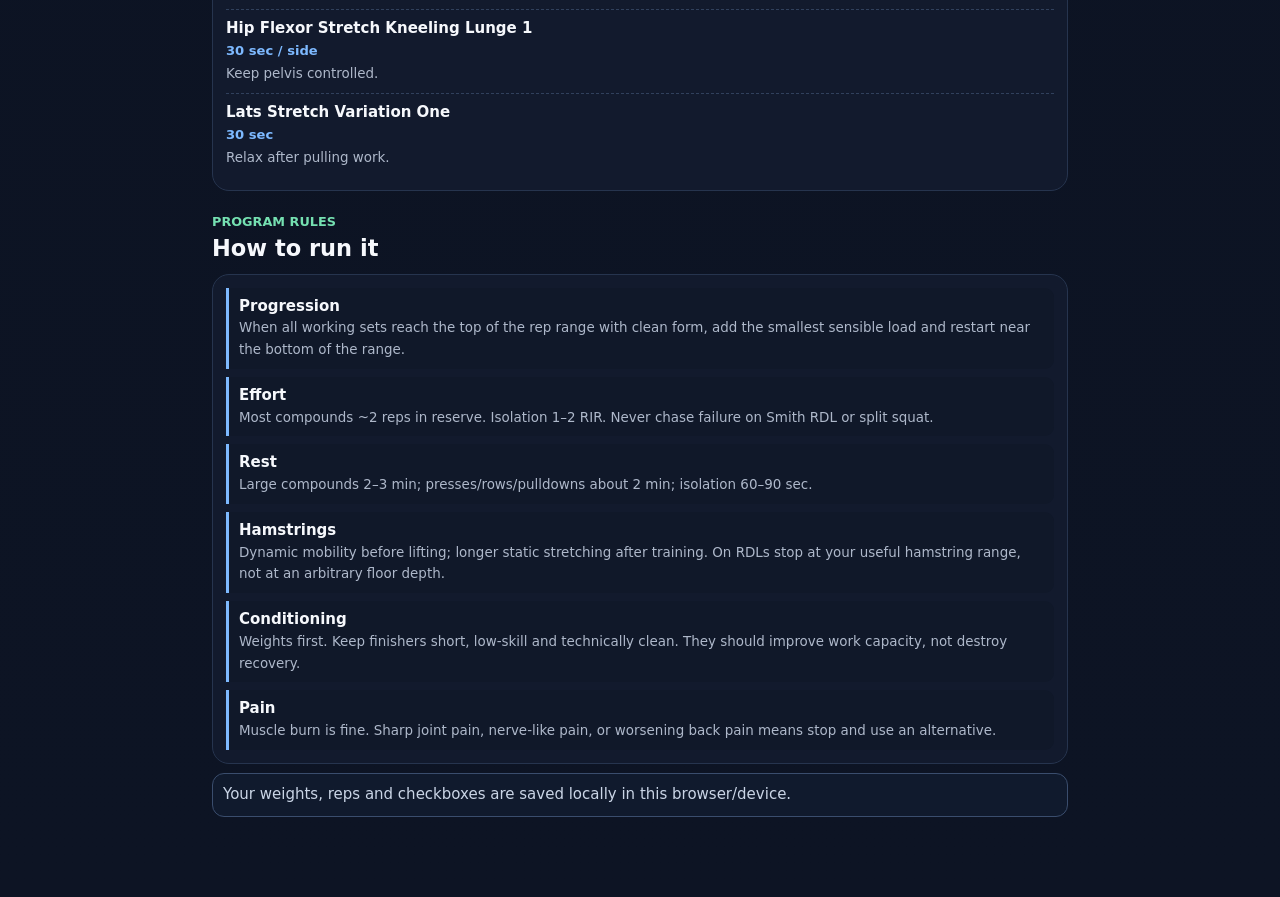
<file: gym-manual.html>
<!doctype html><html lang="en"><head><meta charset="utf-8"><meta name="viewport" content="width=device-width,initial-scale=1"><meta name="theme-color" content="#0b1020"><title>Ahmed Gym Manual</title><style>:root{--b:#0b1020;--p:#121a2d;--l:#26344e;--t:#f6f8fc;--m:#aeb8ca;--a:#75e0b1;--a2:#7db9ff;--w:#ffd889}*{box-sizing:border-box}html{scroll-behavior:smooth}body{margin:0;background:linear-gradient(#090e1b,#0d1424);color:var(--t);font:15px/1.45 system-ui,-apple-system,Segoe UI,sans-serif}.wrap{max-width:880px;margin:auto;padding:14px 12px 80px}.hero,.box,.ex{background:var(--p);border:1px solid var(--l);border-radius:17px}.hero{padding:20px}.hero h1{margin:.2rem 0;font-size:2rem}.hero p,.muted{color:var(--m)}.stats{display:grid;grid-template-columns:repeat(4,1fr);gap:7px;margin-top:12px}.stat{background:#10182a;border:1px solid var(--l);padding:9px;border-radius:11px}.stat b{display:block}.stat small{color:var(--m)}nav{position:sticky;top:0;z-index:4;padding:9px 0;background:#0b1020ee;display:flex;gap:7px;overflow:auto}nav a{white-space:nowrap;color:var(--t);text-decoration:none;background:#152139;border:1px solid var(--l);padding:7px 10px;border-radius:999px}section{scroll-margin-top:65px;margin-top:22px}h2{margin:0 0 8px}.focus{color:var(--a);font-size:.8rem;font-weight:800;text-transform:uppercase}.box{padding:13px;margin:9px 0}.box h3{margin:0 0 8px;color:var(--a2)}.mini{padding:8px 0;border-bottom:1px dashed #30405c}.mini:last-child{border:0}.mini b{display:block}.dose{color:var(--a2);font-size:.82rem;font-weight:700}.mini p{margin:2px 0;color:var(--m);font-size:.84rem}.ex{overflow:hidden;margin:10px 0}.top{display:flex;gap:9px;padding:12px}.top input{width:23px;height:23px;accent-color:#65d8a7}.name{font-size:1.04rem;font-weight:800}.name a{color:inherit;text-decoration:none}.chips{display:flex;gap:5px;flex-wrap:wrap;margin-top:6px}.chip{font-size:.72rem;background:#1d2b45;border:1px solid #304361;padding:3px 7px;border-radius:999px}.chip.primary{background:#16382c;color:#aef1d5}.demo{display:grid;grid-template-columns:1fr 1fr;background:#090f1a;min-height:170px}.demo img{width:100%;height:220px;object-fit:cover;background:#0d1424}.fallback{display:none;grid-column:1/-1;padding:30px;text-align:center;color:var(--m)}.body{padding:11px 12px}.body p{margin:0 0 9px}.body strong{color:var(--w)}details{border-top:1px dashed #30405c;padding-top:8px;margin-top:8px}summary{cursor:pointer;font-weight:700;color:#c9d7ea}.alt{padding:6px 0}.alt a{color:var(--a2)}.log{display:grid;grid-template-columns:1fr 1fr;gap:7px}.log input{width:100%;background:#0b1220;color:white;border:1px solid #32415c;border-radius:9px;padding:8px}.fin{background:linear-gradient(135deg,#251f15,#151b29);border-color:#4c422b}.fin h3{color:var(--w)}.rules{display:grid;gap:8px}.rule{background:#101829;border-left:3px solid var(--a2);padding:8px 10px;border-radius:0 9px 9px 0}.rule span{color:var(--m);font-size:.84rem}.notice{color:#b8c3d5;font-size:.8rem;padding:10px 2px}.qrnote{border:1px solid #3a4d6d;background:#101a2d;padding:10px;border-radius:12px;color:#cad5e6}@media(max-width:620px){.stats{grid-template-columns:1fr 1fr}.demo{grid-template-columns:1fr}.demo img{height:230px}.hero h1{font-size:1.7rem}}</style></head><body><main class="wrap"><header class="hero"><div class="focus">Hybrid hypertrophy · machine/cable/Smith biased</div><h1>Ahmed’s Gym Manual</h1><p>3-day size-focused program with repeatable technique, lower technical-error risk, hamstring mobility and short CrossFit-style conditioning.</p><div class="stats"><div class="stat"><b>Sat · Mon · Wed</b><small>training days</small></div><div class="stat"><b>60–90 min</b><small>session</small></div><div class="stat"><b>~2 RIR</b><small>most sets</small></div><div class="stat"><b>6–10 min</b><small>finisher</small></div></div></header><nav><a href="#sat">Saturday</a><a href="#mon">Monday</a><a href="#wed">Wednesday</a><a href="#rules">Rules</a></nav><div class="notice">MuscleWiki’s official animated videos are API-key protected. This manual displays their public exercise preview frames inline when available, so you normally do not need to leave the page. Exercise names remain linked only as a backup.</div><div id="app"></div><section id="rules"><div class="focus">Program rules</div><h2>How to run it</h2><div class="box rules"><div class="rule"><b>Progression</b><br><span>When all working sets reach the top of the rep range with clean form, add the smallest sensible load and restart near the bottom of the range.</span></div><div class="rule"><b>Effort</b><br><span>Most compounds ~2 reps in reserve. Isolation 1–2 RIR. Never chase failure on Smith RDL or split squat.</span></div><div class="rule"><b>Rest</b><br><span>Large compounds 2–3 min; presses/rows/pulldowns about 2 min; isolation 60–90 sec.</span></div><div class="rule"><b>Hamstrings</b><br><span>Dynamic mobility before lifting; longer static stretching after training. On RDLs stop at your useful hamstring range, not at an arbitrary floor depth.</span></div><div class="rule"><b>Conditioning</b><br><span>Weights first. Keep finishers short, low-skill and technically clean. They should improve work capacity, not destroy recovery.</span></div><div class="rule"><b>Pain</b><br><span>Muscle burn is fine. Sharp joint pain, nerve-like pain, or worsening back pain means stop and use an alternative.</span></div></div></section><div class="qrnote">Your weights, reps and checkboxes are saved locally in this browser/device.</div></main><script>const L='https://musclewiki.com/exercise/';const P={sat:{day:'Saturday',focus:'Chest + Lats Priority',warm:[['Easy rower or bike','4 min','Raise body temperature; keep it easy.'],['Band Pull Apart','2 × 12','Retract shoulder blades; do not yank the band.'],['Hamstring Stretch Dynamic Standing Bilateral','8 / side','Dynamic only before lifting.'],['Bodyweight Squat','10 reps','Slow preparation reps.'],['Specific ramp-up sets','2–3 sets','First press: light ×12, medium-light ×6–8. First pull: one light ×8–10.']],main:[['Machine Plate Loaded Incline Chest Press','3 × 6–10','2–3 min','Seat height must fit you. Shoulders stay back on pad; lower under control.',['Smith Machine Incline Bench Press']],['Machine Pulldown','3 × 8–12','2 min','Chest tall; drive elbows toward ribs; avoid swinging.',['Machine Assisted Pull Up']],['Machine Chest Supported T Bar Row','3 × 8–12','2 min','Chest stays on pad; pull with elbows; no lower-back momentum.',['Machine Seated Cable Row']],['Machine Leg Press','3 × 10–12','2–3 min','Pelvis/back stay against pad; knees track with feet.',['Machine Belt Squat','Smith Machine Squat']],['Machine Seated Hamstring Curl','3 × 10–15','90 sec','Adjust pads to your height; control both directions.',['Machine Hamstring Curl']],['Cable Pec Fly','2 × 12–15','60–90 sec','Slight elbow bend; think hug, not press.',['Cable Incline Chest Fly']],['Cable Rope Pushdown','2 × 10–15','60–90 sec','Upper arms pinned; only forearms move.',['Cable Bar Pushdown']],['Cable Pallof Press','2 × 10–12 / side','60 sec','Ribs down; resist rotation; use moderate load.',['Band Pallof Press']]],fin:['8-minute alternating EMOM',['Minute 1 — rower 35–40 sec @ RPE 7–8','Minute 2 — Dumbbell Farmer Walk 30–40 m','Repeat ×4']]},mon:{day:'Monday',focus:'Legs + Back Priority',warm:[['Easy bike','4–5 min','Easy pace; warm knees and hips.'],['Hamstring Stretch Dynamic Standing Bilateral','8 / side','Dynamic range only.'],['Bodyweight Squat','12 reps','Controlled warm-up reps.'],['Bodyweight Feet Elevated Glute Bridge','10 reps','Squeeze glutes without arching lower back.'],['Band Pull Apart','12 reps','Gentle upper-back activation.'],['Specific ramp-up sets','2 sets + RDL ramp','First lower movement: light ×10, medium ×6. Smith RDL: very light ×10, slightly heavier ×6.']],main:[['Machine Belt Squat','3 × 8–12','2–3 min','Stay braced and controlled; use handles for stability.',['Smith Machine Squat','Machine Leg Press']],['Smith Machine Romanian Deadlift','3 × 8–10','2–3 min','Soft knees, hips back, neutral spine; stop at useful hamstring range.',[]],['Machine Chest Press','3 × 8–12','2 min','Set seat so handles align naturally; control eccentric.',['Machine Plate Loaded Incline Chest Press']],['Machine Seated Cable Row','3 × 8–12','2 min','Torso stable; no rocking; control forward stretch.',['Machine Chest Supported T Bar Row']],['Cable Rope Pullover','2 × 10–15','60–90 sec','Initiate from shoulder; elbows relatively fixed.',['Machine Pullover']],['Cable Low Single Arm Lateral Raise','3 × 12–15 / side','60–90 sec','Light and strict; no shrugging or body swing.',['Machine Standing Lateral Raise']],['Machine Bicep Curl','2 × 10–15','60–90 sec','Keep upper arms fixed; full controlled flexion.',['Machine Seated Plate Loaded Preacher Curl']],['Machine 45 Degree Back Extension','2 × 10–15','60–90 sec','Move through hips; stop before spinal hyperextension.',[]]],fin:['6–8 minute bike',['30 sec moderately hard','60 sec easy','Repeat @ RPE 6–7']]},wed:{day:'Wednesday',focus:'Chest + Back Volume',warm:[['Easy rower or bike','4 min','Easy pace.'],['Band Pull Apart','15 reps','Controlled shoulder-blade movement.'],['Hamstring Stretch Dynamic Standing Bilateral','8 / side','Dynamic before lifting.'],['Bodyweight Squat','10 reps','Easy controlled reps.'],['Machine Chest Press ramp-up','2 sets','Light ×12, medium ×6–8.'],['Light pulldown / assisted pull-up ramp','1 × 8','Easy preparation set.']],main:[['Machine Chest Press','3 × 8–12','2 min','Prefer flat/horizontal so Saturday remains incline-biased.',['Machine Plate Loaded Incline Chest Press']],['Machine Assisted Pull Up','3 × 8–12','2 min','No kipping; control lowering; reduce assistance gradually.',['Machine Pulldown']],['Cable Single Arm Underhand Grip Row','3 × 10–12 / side','90 sec','Keep torso square; pull elbow toward your side.',['Machine Seated Cable Row']],['Smith Machine Split Squat','3 × 8–10 / leg','2 min','Use Smith for stability; front foot stays planted.',['Machine Leg Press']],['Machine Hip Thrust','3 × 8–12','2 min','Brace; ribs controlled; finish with glutes, not lower back.',['Smith Machine Hip Thrust']],['Cable Incline Chest Fly','2 × 12–15','60–90 sec','Controlled upper-chest isolation; do not turn into press.',['Cable Pec Fly']],['Cable Rope Overhead Tricep Extension','2 × 10–15','60–90 sec','Keep elbows stable; control the stretch.',['Machine Overhead Tricep Extension']],['Cable Low Single Arm Lateral Raise','2 × 12–15 / side','60–90 sec','Light and strict; no shrugging.',['Machine Standing Lateral Raise']]],fin:['8-minute alternating EMOM',['Minute 1 — bike/rower 35–40 sec @ RPE 7–8','Minute 2 — Kettlebell Farmers Carry 30–40 m','Repeat ×4']]}};const cool=[['Hamstring Stretch Supine Static','2 × 30–45 sec / side','Gentle static stretch after training.'],['Hip Flexor Stretch Kneeling Lunge 1','30 sec / side','Keep pelvis controlled.'],['Lats Stretch Variation One','30 sec','Relax after pulling work.']];function slug(n){return n.toLowerCase().replace(/&/g,'and').replace(/[^a-z0-9]+/g,'-').replace(/^-|-$/g,'')}function cat(n){if(n.startsWith('Machine '))return'Machine';if(n.startsWith('Smith Machine '))return'Smith-Machine';if(n.startsWith('Cable '))return'Cables';if(n.startsWith('Band '))return'Band';if(n.startsWith('Bodyweight '))return'Bodyweight';if(n.startsWith('Dumbbell '))return'Dumbbells';if(n.startsWith('Kettlebell '))return'Kettlebells';if(n.includes('Stretch'))return'Stretches';return null}function url(n){return L+slug(n)}function img(n,v){let c=cat(n);if(!c)return'';return`https://media.musclewiki.com/media/uploads/og-male-${c}-${slug(n)}-${v}.jpg`}function demo(n){if(!cat(n))return'';return`<div class="demo"><img loading="lazy" src="${img(n,'front')}" onerror="this.remove()"><img loading="lazy" src="${img(n,'side')}" onerror="this.remove()"><div class="fallback">MuscleWiki preview unavailable.</div></div>`}function mini(x){return`<div class="mini"><b>${x[0]}</b><span class="dose">${x[1]}</span><p>${x[2]}</p></div>`}function ex(day,x,i){let[n,s,r,c,a]=x,k=`gym:${day}:${i}`;return`<article class="ex"><div class="top"><input type="checkbox" data-k="${k}:d"><div><div class="name"><a target="_blank" href="${url(n)}">${i+1}. ${n}</a></div><div class="chips"><span class="chip primary">${s}</span><span class="chip">Rest ${r}</span><span class="chip">~2 RIR</span></div></div></div>${demo(n)}<div class="body"><p><strong>Technique:</strong> ${c}</p><div class="log"><input data-k="${k}:w" placeholder="Weight / resistance"><input data-k="${k}:r" placeholder="Actual reps"></div>${a.length?`<details><summary>Alternatives (${a.length})</summary>${a.map(q=>`<div class="alt"><a target="_blank" href="${url(q)}">${q}</a></div>`).join('')}</details>`:''}</div></article>`}function render(){let h='';for(let[id,d]of Object.entries(P)){h+=`<section id="${id}"><div class="focus">${d.focus}</div><h2>${d.day}</h2><div class="box"><h3>Warm-up · 8–11 min</h3>${d.warm.map(mini).join('')}</div><h3>Main workout</h3>${d.main.map((x,i)=>ex(id,x,i)).join('')}<div class="box fin"><h3>CrossFit-style finisher · ${d.fin[0]}</h3><ul>${d.fin[1].map(q=>`<li>${q}</li>`).join('')}</ul></div><div class="box"><h3>Cooldown · 4–6 min</h3>${cool.map(mini).join('')}</div></section>`}document.getElementById('app').innerHTML=h;document.querySelectorAll('[data-k]').forEach(e=>{let k=e.dataset.k,v=localStorage.getItem(k);if(e.type==='checkbox'){e.checked=v==='1';e.onchange=()=>localStorage.setItem(k,e.checked?'1':'0')}else{if(v)e.value=v;e.oninput=()=>localStorage.setItem(k,e.value)}})}render();</script></body></html>
</file>
